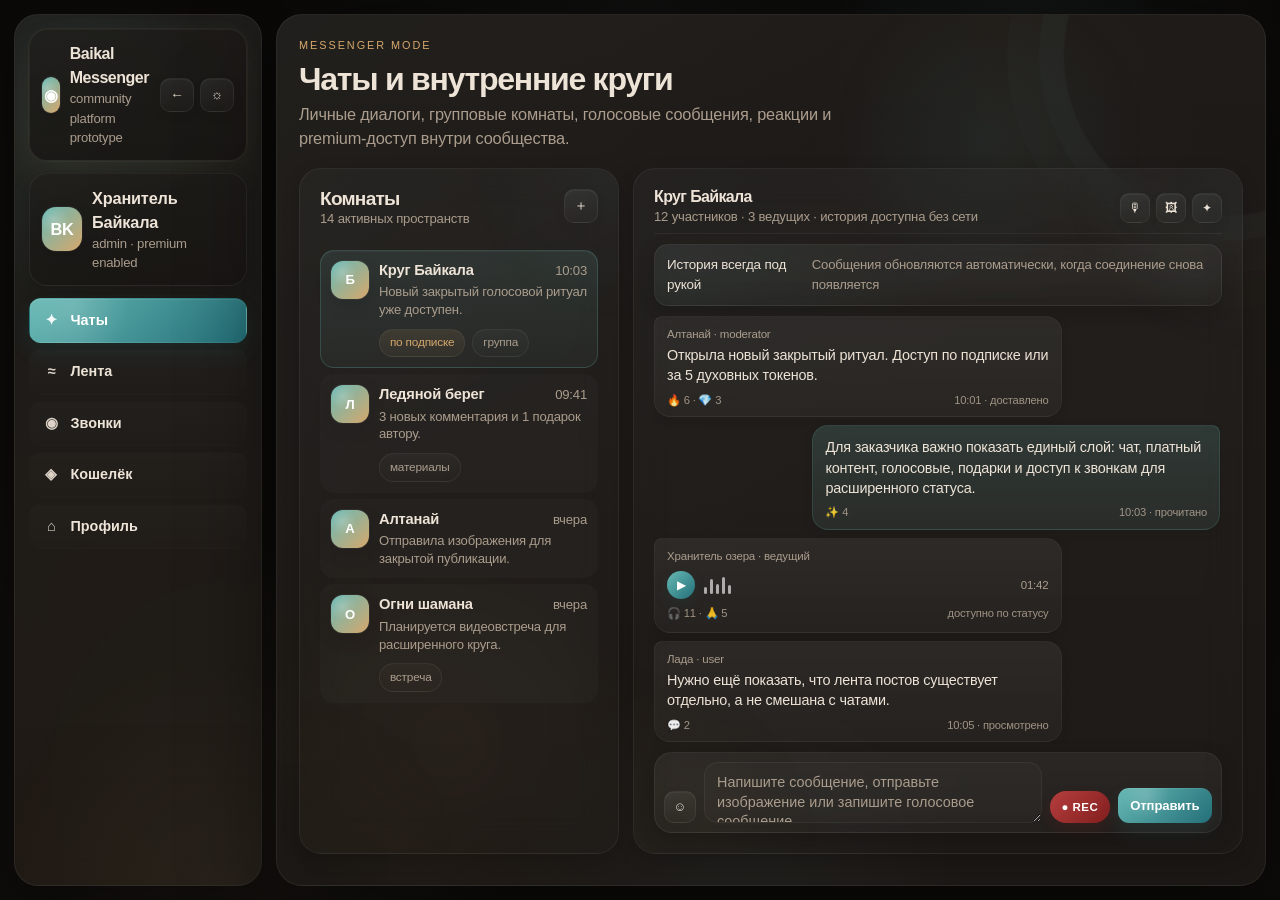
<file: index.html>
<!DOCTYPE html>
<html lang="ru" data-theme="dark">
<head>
  <meta charset="UTF-8" />
  <meta name="viewport" content="width=device-width, initial-scale=1.0, viewport-fit=cover" />
  <meta name="theme-color" content="#0f5f67" />
  <meta name="description" content="Baikal Messenger v2 — PWA community platform prototype." />

  <!-- RU: Manifest для PWA-режима и установки приложения. -->
  <!-- EN: Manifest for PWA mode and installable application behavior. -->
  <link rel="manifest" href="./manifest.webmanifest" />

  <!-- RU: Подключение шрифта проекта. -->
  <!-- EN: Project font connection. -->
  <link rel="preconnect" href="https://api.fontshare.com" />
  <link href="https://api.fontshare.com/v2/css?f[]=satoshi@400,500,700,900&display=swap" rel="stylesheet" />

  <!-- RU: Базовые и модульные стили интерфейса. -->
  <!-- EN: Base and modular interface styles. -->
  <link rel="stylesheet" href="./src/styles/style.css" />
  <link rel="stylesheet" href="./src/styles/layout.css" />
  <link rel="stylesheet" href="./src/styles/components.css" />
  <link rel="stylesheet" href="./src/styles/chat.css" />
  <link rel="stylesheet" href="./src/styles/feed.css" />
  <link rel="stylesheet" href="./src/styles/calls.css" />
  <link rel="stylesheet" href="./src/styles/wallet.css" />
  <link rel="stylesheet" href="./src/styles/profile.css" />
  <link rel="stylesheet" href="./src/styles/onboarding.css" />
  <link rel="stylesheet" href="./src/styles/premium.css" />
  <link rel="stylesheet" href="./src/styles/media.css" />
  <link rel="stylesheet" href="./src/styles/search.css" />
  <link rel="stylesheet" href="./src/styles/admin.css" />
  <link rel="stylesheet" href="./src/styles/tokens.css" />
  <link rel="stylesheet" href="./src/styles/responsive.css" />

  <title>Baikal Messenger v2</title>
</head>
<body>
  <!-- RU: Главная оболочка приложения. -->
  <!-- EN: Main application shell. -->
  <div class="app-shell">
    <aside class="sidebar glass card">
      <div class="brand-row card glass soft-glow">
        <div class="brand-block">
          <div class="brand-mark">◉</div>
          <div class="brand-copy">
            <div class="brand-title">Baikal Messenger</div>
            <div class="tiny muted">community platform prototype</div>
          </div>
        </div>

        <div class="brand-actions">
          <button class="icon-btn" id="sidebarToggle" aria-label="Свернуть панель / Collapse sidebar">←</button>
          <button class="icon-btn" id="themeToggle" aria-label="Сменить тему / Switch theme">☼</button>
        </div>
      </div>

      <div class="profile-card card glass">
        <div class="avatar">BK</div>
        <div class="profile-copy">
          <div><strong>Хранитель Байкала</strong></div>
          <div class="tiny muted">admin · premium enabled</div>
        </div>
      </div>

      <!-- RU: Главная навигация между режимами продукта. -->
      <!-- EN: Main navigation between product modes. -->
      <nav class="mode-nav">
  <button class="mode-link active" data-view="chats">
    <span class="mode-icon">✦</span>
    <span>Чаты</span>
  </button>

  <button class="mode-link" data-view="feed">
    <span class="mode-icon">≈</span>
    <span>Лента</span>
  </button>

  <button class="mode-link" data-view="calls">
    <span class="mode-icon">◉</span>
    <span>Звонки</span>
  </button>

  <button class="mode-link" data-view="wallet">
    <span class="mode-icon">◈</span>
    <span>Кошелёк</span>
  </button>

  <button class="mode-link" data-view="profile">
    <span class="mode-icon">⌂</span>
    <span>Профиль</span>
  </button>
</nav>
    </aside>

    <main class="workspace">
      <!-- RU: Экран чатов. -->
      <!-- EN: Chats screen. -->
      <section class="view view-active" id="view-chats">
        <div class="hero-head">
          <div>
            <div class="eyebrow">Messenger mode</div>
            <h1>Чаты и внутренние круги</h1>
            <p class="muted">Личные диалоги, групповые комнаты, голосовые сообщения, реакции и premium-доступ внутри сообщества.</p>
          </div>
        </div>

        <div class="chat-shell">
          <aside class="chat-list-panel card glass">
            <div class="panel-head">
              <div>
                <h3>Комнаты</h3>
                <div class="tiny muted">14 активных пространств</div>
              </div>
              <button class="icon-btn" aria-label="Создать комнату / Create room">＋</button>
            </div>

            <div class="room-list">
              <article class="room-item active">
                <div class="avatar small">Б</div>
                <div class="room-content">
                  <div class="room-top">
                    <strong>Круг Байкала</strong>
                    <span class="tiny muted">10:03</span>
                  </div>
                  <p class="muted">Новый закрытый голосовой ритуал уже доступен.</p>
                  <div class="tag-row">
                    <span class="tag premium">по подписке</span>
                    <span class="tag">группа</span>
                  </div>
                </div>
              </article>

              <article class="room-item">
                <div class="avatar small">Л</div>
                <div class="room-content">
                  <div class="room-top">
                    <strong>Ледяной берег</strong>
                    <span class="tiny muted">09:41</span>
                  </div>
                  <p class="muted">3 новых комментария и 1 подарок автору.</p>
                  <div class="tag-row">
                    <span class="tag">материалы</span>
                  </div>
                </div>
              </article>

              <article class="room-item">
                <div class="avatar small">А</div>
                <div class="room-content">
                  <div class="room-top">
                    <strong>Алтанай</strong>
                    <span class="tiny muted">вчера</span>
                  </div>
                  <p class="muted">Отправила изображения для закрытой публикации.</p>
                </div>
              </article>

              <article class="room-item">
                <div class="avatar small">О</div>
                <div class="room-content">
                  <div class="room-top">
                    <strong>Огни шамана</strong>
                    <span class="tiny muted">вчера</span>
                  </div>
                  <p class="muted">Планируется видеовстреча для расширенного круга.</p>
                  <div class="tag-row">
                    <span class="tag">встреча</span>
                  </div>
                </div>
              </article>
            </div>
          </aside>

          <section class="chat-main card glass">
            <div class="chat-main-top">
              <div>
                <h3>Круг Байкала</h3>
                <div class="tiny muted">12 участников · 3 ведущих · история доступна без сети</div>
              </div>
              <div class="chat-top-actions">
                <button class="icon-btn" aria-label="Голосовое / Voice">🎙</button>
                <button class="icon-btn" aria-label="Изображение / Image">🖼</button>
                <button class="icon-btn" aria-label="Избранное / Favorite">✦</button>
              </div>
            </div>

            <div class="chat-banner card glass">
              <span>История всегда под рукой</span>
              <span class="tiny muted">Сообщения обновляются автоматически, когда соединение снова появляется</span>
            </div>

            <div class="message-list">
              <article class="message-bubble">
                <div class="tiny muted">Алтанай · moderator</div>
                <p>Открыла новый закрытый ритуал. Доступ по подписке или за 5 духовных токенов.</p>
                <div class="message-meta">
                  <span>🔥 6 · 💎 3</span>
                  <span>10:01 · доставлено</span>
                </div>
              </article>

              <article class="message-bubble self">
                <p>Для заказчика важно показать единый слой: чат, платный контент, голосовые, подарки и доступ к звонкам для расширенного статуса.</p>
                <div class="message-meta">
                  <span>✨ 4</span>
                  <span>10:03 · прочитано</span>
                </div>
              </article>

              <article class="message-bubble voice-bubble">
                <div class="tiny muted">Хранитель озера · ведущий</div>
                <div class="voice-line">
                  <button class="play-btn" aria-label="Воспроизвести / Play">▶</button>
                  <div class="voice-wave">
                    <span></span>
                    <span></span>
                    <span></span>
                    <span></span>
                    <span></span>
                  </div>
                  <span class="tiny muted">01:42</span>
                </div>
                <div class="message-meta">
                  <span>🎧 11 · 🙏 5</span>
                  <span>доступно по статусу</span>
                </div>
              </article>

              <article class="message-bubble">
                <div class="tiny muted">Лада · user</div>
                <p>Нужно ещё показать, что лента постов существует отдельно, а не смешана с чатами.</p>
                <div class="message-meta">
                  <span>💬 2</span>
                  <span>10:05 · просмотрено</span>
                </div>
              </article>
            </div>

            <div class="composer card glass">
              <button class="icon-btn" aria-label="Emoji / Emoji">☺</button>
              <textarea placeholder="Напишите сообщение, отправьте изображение или запишите голосовое сообщение..."></textarea>
              <button class="recording" type="button">● REC</button>
              <button class="primary-btn compact" type="button">Отправить</button>
            </div>
          </section>
        </div>
      </section>

      <!-- RU: Экран ленты постов. -->
      <!-- EN: Feed screen. -->
      <section class="view" id="view-feed">
        <div class="hero-head">
          <div>
            <div class="eyebrow">Community feed</div>
            <h1>Лента сообщества</h1>
            <p class="muted">Публикации авторов, материалы круга, закрытые посты, комментарии и поддержка участников.</p>
          </div>
        </div>

        <div class="feed-shell">
          <aside class="feed-side card glass">
            <div class="panel-head">
              <div>
                <h3>Разделы</h3>
                <div class="tiny muted">Настройка ленты под сценарий просмотра</div>
              </div>
            </div>

            <div class="filter-stack">
              <button class="chip active">Все публикации</button>
              <button class="chip">По подписке</button>
              <button class="chip">Изображения</button>
              <button class="chip">Голосовые</button>
              <button class="chip">Материалы круга</button>
            </div>
          </aside>

          <div class="feed-stream">
            <article class="post-card card glass soft-glow">
              <div class="post-head">
                <strong>Алтанай</strong>
                <span class="post-badge">по подписке</span>
              </div>
              <h3>Ритуал у воды — закрытая публикация</h3>
              <p class="muted">Материал открыт участникам с активным статусом. Внутри — серия изображений, голосовое сопровождение и комментарии автора.</p>
              <div class="post-media"></div>
              <div class="post-actions">
                <span>❤️ 42</span>
                <span>💬 18</span>
                <span>🎁 7</span>
                <span>Закрыто</span>
              </div>
            </article>

            <article class="post-card card glass">
              <div class="post-head">
                <strong>Круг Байкала</strong>
                <span class="post-badge free">открыто</span>
              </div>
              <h3>Открытая лента для всех участников</h3>
              <p class="muted">Здесь участники читают публикации, обсуждают события круга и поддерживают авторов подарками и реакциями.</p>
              <div class="post-actions">
                <span>🔥 27</span>
                <span>💬 12</span>
                <span>🖼 4</span>
              </div>
            </article>

            <article class="post-card card glass locked-post">
              <div class="post-head">
                <strong>Хранитель озера</strong>
                <span class="post-badge">за токены</span>
              </div>
              <h3>Закрытый круг на выходные</h3>
              <p class="muted">Участие открывается по статусу участника или после отдельного доступа. Внутри — личная встреча и закрытое обсуждение.</p>
              <div class="post-actions">
                <span>🎥 Встреча круга</span>
                <span>🕒 Суббота, 20:00</span>
              </div>
            </article>

            <article class="post-card card glass">
              <div class="post-head">
                <strong>Лада</strong>
                <span class="post-badge free">автор</span>
              </div>
              <h3>Новые изображения для вечернего круга</h3>
              <p class="muted">Подборка визуальных материалов для следующей встречи. Комментарии открыты для всех участников сообщества.</p>
              <div class="post-media small-media"></div>
              <div class="post-actions">
                <span>🌿 15</span>
                <span>💬 9</span>
                <span>🎁 2</span>
              </div>
            </article>
          </div>
        </div>
      </section>

      <!-- RU: Экран звонков. -->
      <!-- EN: Calls screen. -->
      <section class="view" id="view-calls">
        <div class="hero-head">
          <div>
            <div class="eyebrow">Meetings</div>
            <h1>Личные и групповые звонки</h1>
            <p class="muted">Пространство для личных встреч, закрытых кругов и совместных бесед внутри сообщества.</p>
          </div>
        </div>

        <div class="calls-grid">
          <article class="call-panel card glass soft-glow">
            <div class="panel-head">
              <div>
                <h3>Подготовка ко входу</h3>
                <div class="tiny muted">Проверьте камеру, звук и формат участия</div>
              </div>
            </div>

            <div class="call-preview">
              <div class="call-stage">Ваше пространство встречи</div>
              <div class="call-options">
                <span class="chip active">Камера</span>
                <span class="chip active">Микрофон</span>
                <span class="chip">Фон</span>
              </div>
            </div>

            <div class="call-actions">
              <button class="primary-btn">Войти во встречу</button>
              <button class="secondary-btn">Запланировать</button>
            </div>
          </article>

          <article class="call-panel card glass">
            <div class="panel-head">
              <div>
                <h3>Форматы доступа</h3>
                <div class="tiny muted">Участие зависит от статуса и роли внутри платформы</div>
              </div>
            </div>

            <div class="access-list">
              <div class="access-row">
                <span>Личные встречи</span>
                <strong>доступно участникам с расширенным статусом</strong>
              </div>
              <div class="access-row">
                <span>Закрытые круги</span>
                <strong>по приглашению и внутреннему статусу</strong>
              </div>
              <div class="access-row">
                <span>Групповые беседы</span>
                <strong>для ведущих и приглашённых участников</strong>
              </div>
            </div>
          </article>

          <article class="call-panel card glass wide">
            <div class="panel-head">
              <div>
                <h3>Сценарии встреч</h3>
                <div class="tiny muted">Разные форматы общения внутри одного продукта</div>
              </div>
            </div>

            <div class="scene-grid">
              <div class="scene-card">
                <div class="scene-screen dark">Личная встреча</div>
                <div class="tiny muted">Приватный разговор между двумя участниками</div>
              </div>

              <div class="scene-card">
                <div class="scene-screen dark">Круг участников</div>
                <div class="tiny muted">Совместное обсуждение в закрытом пространстве</div>
              </div>

              <div class="scene-card">
                <div class="scene-screen locked">Доступ ограничен</div>
                <div class="tiny muted">Расширенный вход зависит от уровня доступа</div>
              </div>
            </div>
          </article>

          <article class="call-panel card glass wide">
            <div class="panel-head">
              <div>
                <h3>Предстоящие встречи</h3>
                <div class="tiny muted">Календарь закрытых и личных созвонов</div>
              </div>
            </div>

            <div class="meeting-list">
              <div class="meeting-item">
                <div>
                  <strong>Вечерний круг у воды</strong>
                  <div class="tiny muted">Сегодня · 20:00</div>
                </div>
                <span class="tag premium">по подписке</span>
              </div>

              <div class="meeting-item">
                <div>
                  <strong>Личная встреча с наставником</strong>
                  <div class="tiny muted">Завтра · 12:30</div>
                </div>
                <span class="tag">личная</span>
              </div>

              <div class="meeting-item">
                <div>
                  <strong>Закрытая беседа ведущих</strong>
                  <div class="tiny muted">Суббота · 18:00</div>
                </div>
                <span class="tag">закрыто</span>
              </div>
            </div>
          </article>
        </div>
      </section>

      <!-- RU: Экран кошелька. -->
      <!-- EN: Wallet screen. -->
      <section class="view" id="view-wallet">
        <div class="hero-head">
          <div>
            <div class="eyebrow">Wallet</div>
            <h1>Токены и возможности доступа</h1>
            <p class="muted">Баланс, подписка, подарки, поддержка авторов и история открытых материалов внутри платформы.</p>
          </div>
        </div>

        <div class="wallet-grid">
          <article class="wallet-panel card glass soft-glow">
            <div class="tiny muted">Ваш баланс</div>
            <div class="balance">1 280 духовных токенов</div>

            <div class="wallet-line">
              <span>Поддержка авторов</span>
              <strong>184</strong>
            </div>
            <div class="wallet-line">
              <span>Открытые материалы</span>
              <strong>92</strong>
            </div>

            <div class="wallet-actions">
              <button class="primary-btn">Пополнить баланс</button>
              <button class="secondary-btn">История операций</button>
            </div>
          </article>

          <article class="wallet-panel card glass">
            <div class="tiny muted">Статус участия</div>
            <div class="balance">Активен до 30 июня</div>

            <div class="wallet-line">
              <span>Публикации в ленте</span>
              <strong>доступно</strong>
            </div>
            <div class="wallet-line">
              <span>Закрытые встречи</span>
              <strong>доступно</strong>
            </div>
            <div class="wallet-line">
              <span>Личные встречи</span>
              <strong>доступно</strong>
            </div>

            <div class="wallet-actions">
              <button class="secondary-btn">Управление статусом</button>
            </div>
          </article>

          <article class="wallet-panel card glass wide-wallet">
            <div class="panel-head">
              <div>
                <h3>Внутренняя экономика платформы</h3>
                <div class="tiny muted">Как участники используют токены и дополнительные возможности</div>
              </div>
            </div>

            <div class="monet-grid">
              <div class="monet-card">Подписка</div>
              <div class="monet-card">Подарки</div>
              <div class="monet-card">Поддержка авторов</div>
              <div class="monet-card">Открытие материалов</div>
              <div class="monet-card">Закрытые встречи</div>
              <div class="monet-card">Особые публикации</div>
            </div>
          </article>

          <article class="wallet-panel card glass wide-wallet">
            <div class="panel-head">
              <div>
                <h3>Последняя активность</h3>
                <div class="tiny muted">Недавние действия по балансу и доступу</div>
              </div>
            </div>

            <div class="wallet-history">
              <div class="history-item">
                <div>
                  <strong>Открыт закрытый материал</strong>
                  <div class="tiny muted">Сегодня · 09:20</div>
                </div>
                <span class="history-value minus">−5</span>
              </div>

              <div class="history-item">
                <div>
                  <strong>Подарок автору</strong>
                  <div class="tiny muted">Вчера · 21:14</div>
                </div>
                <span class="history-value minus">−12</span>
              </div>

              <div class="history-item">
                <div>
                  <strong>Пополнение баланса</strong>
                  <div class="tiny muted">Вчера · 14:02</div>
                </div>
                <span class="history-value plus">+150</span>
              </div>
            </div>
          </article>
        </div>
      </section>

      <!-- RU: Экран профиля. -->
      <!-- EN: Profile screen. -->
      <section class="view" id="view-profile">
        <div class="hero-head">
          <div>
            <div class="eyebrow">Profile</div>
            <h1>Профиль и статус участника</h1>
            <p class="muted">Роль в системе, уровень доступа, персональный образ и основные настройки внутри платформы.</p>
          </div>
        </div>

        <div class="profile-layout">
          <article class="profile-panel card glass soft-glow">
            <div class="profile-main">
              <div class="avatar big">BK</div>
              <div>
                <h3>Хранитель Байкала</h3>
                <p class="muted">Куратор сообщества, ведущий закрытых встреч и автор материалов для внутреннего круга.</p>
                <div class="tag-row">
                  <span class="tag premium">расширенный статус</span>
                  <span class="tag">администратор</span>
                  <span class="tag">ведущий</span>
                </div>
              </div>
            </div>
          </article>

          <article class="profile-detail card glass">
            <div class="panel-head">
              <div>
                <h3>Возможности участия</h3>
                <div class="tiny muted">Что доступно этому профилю внутри платформы</div>
              </div>
            </div>

            <div class="access-list">
              <div class="access-row">
                <span>Публикации в ленте</span>
                <strong>доступно</strong>
              </div>
              <div class="access-row">
                <span>Закрытые встречи</span>
                <strong>доступно</strong>
              </div>
              <div class="access-row">
                <span>Управление кругами</span>
                <strong>доступно</strong>
              </div>
              <div class="access-row">
                <span>Поддержка авторов</span>
                <strong>активно</strong>
              </div>
            </div>
          </article>

          <article class="profile-detail card glass wide-profile">
            <div class="panel-head">
              <div>
                <h3>Образ участника</h3>
                <div class="tiny muted">Публичное описание и визуальная идентичность профиля</div>
              </div>
            </div>

            <div class="profile-identity">
              <div class="identity-card">
                <span class="tiny muted">Стиль профиля</span>
                <strong>Тёплый, закрытый, созерцательный</strong>
              </div>
              <div class="identity-card">
                <span class="tiny muted">Основная роль</span>
                <strong>Ведущий закрытых кругов</strong>
              </div>
              <div class="identity-card">
                <span class="tiny muted">Материалы</span>
                <strong>Публикации, встречи, голосовые практики</strong>
              </div>
            </div>
          </article>

          <article class="profile-detail card glass wide-profile">
            <div class="panel-head">
              <div>
                <h3>Настройки профиля</h3>
                <div class="tiny muted">Базовые направления персонального управления</div>
              </div>
            </div>

            <div class="settings-grid">
              <div class="setting-card">Внешний вид профиля</div>
              <div class="setting-card">Приватность</div>
              <div class="setting-card">Уведомления</div>
              <div class="setting-card">Статус участия</div>
            </div>
          </article>
        </div>
      </section>
    </main>
  </div>

  <!-- RU: Подключение модульных скриптов приложения. -->
  <!-- EN: Connecting modular application scripts. -->
  <script src="./src/scripts/router.js"></script>
  <script src="./src/scripts/app.js"></script>
  <script src="./src/scripts/chat.js"></script>
  <script src="./src/scripts/feed.js"></script>
  <script src="./src/scripts/calls.js"></script>
  <script src="./src/scripts/wallet.js"></script>
  <script src="./src/scripts/profile.js"></script>
  <script src="./src/scripts/onboarding.js"></script>
  <script src="./src/scripts/premium.js"></script>
  <script src="./src/scripts/search.js"></script>
  <script src="./src/scripts/data-store.js"></script>
  <script src="./src/scripts/ui-state.js"></script>
</body>
</html>
</file>
<file: src/styles/style.css>
/* RU: Глобальная дизайн-система проекта: атмосферный Baikal-pass для цвета, глубины и controls. */
/* EN: Global design system: atmospheric Baikal pass for color, depth, and controls. */

:root,
[data-theme="light"] {
  --text-xs: clamp(0.72rem, 0.7rem + 0.15vw, 0.82rem);
  --text-sm: clamp(0.84rem, 0.82rem + 0.14vw, 0.94rem);
  --text-base: clamp(0.96rem, 0.94rem + 0.14vw, 1.02rem);
  --text-lg: clamp(1.06rem, 1.02rem + 0.26vw, 1.22rem);
  --text-xl: clamp(1.75rem, 1.35rem + 0.82vw, 2.35rem);

  --color-bg: #f3eee7;
  --color-bg-deep: #e8ded0;
  --color-surface: #f8f4ed;
  --color-surface-2: #f1e8dd;
  --color-panel: rgba(255, 252, 247, 0.77);
  --color-panel-strong: rgba(255, 250, 244, 0.90);
  --color-border: rgba(84, 67, 48, 0.10);
  --color-text: #27211c;
  --color-muted: #7c7166;

  --color-primary: #0c5b63;
  --color-primary-2: #3d868d;
  --color-glacier: #8fd6d2;
  --color-accent: #cb9d60;
  --color-accent-soft: rgba(203, 157, 96, 0.12);

  --shadow-sm: 0 6px 18px rgba(60, 42, 27, 0.05);
  --shadow-md: 0 14px 38px rgba(35, 25, 17, 0.11);
  --shadow-lg: 0 24px 74px rgba(22, 15, 10, 0.15);

  --radius-md: 0.82rem;
  --radius-lg: 1rem;
  --radius-xl: 1.35rem;
  --radius-pill: 999px;

  --font-body: 'Satoshi', sans-serif;
  --transition: 220ms cubic-bezier(.16, 1, .3, 1);
}

[data-theme="dark"] {
  --color-bg: #0b0a09;
  --color-bg-deep: #14110f;
  --color-surface: #14110f;
  --color-surface-2: #1a1613;
  --color-panel: rgba(21, 18, 16, 0.80);
  --color-panel-strong: rgba(26, 22, 19, 0.93);
  --color-border: rgba(226, 220, 210, 0.07);
  --color-text: #eee3d7;
  --color-muted: #ab9d8d;

  --color-primary: #67b9b5;
  --color-primary-2: #236f78;
  --color-glacier: #9ce4dd;
  --color-accent: #d6a76c;
  --color-accent-soft: rgba(214, 167, 108, 0.10);

  --shadow-sm: 0 6px 18px rgba(0, 0, 0, 0.18);
  --shadow-md: 0 14px 44px rgba(0, 0, 0, 0.32);
  --shadow-lg: 0 28px 96px rgba(0, 0, 0, 0.48);
}

* {
  box-sizing: border-box;
  margin: 0;
  padding: 0;
}

html,
body {
  height: 100%;
}

html {
  scroll-behavior: smooth;
}

body {
  font-family: var(--font-body);
  background:
    linear-gradient(rgba(10, 9, 8, 0.58), rgba(10, 9, 8, 0.70)),
    url("https://pplx-res.cloudinary.com/image/upload/pplx_search_images/836b73cc78c08edfae71ebc9853359c27c4d1128.jpg") center center / cover fixed no-repeat,
    radial-gradient(circle at 82% 10%, rgba(103, 185, 181, 0.10), transparent 18%),
    radial-gradient(circle at 14% 82%, rgba(214, 167, 108, 0.06), transparent 24%),
    radial-gradient(circle at 50% 0%, rgba(156, 228, 221, 0.06), transparent 28%),
    linear-gradient(180deg, var(--color-bg), var(--color-bg-deep));
  color: var(--color-text);
  font-size: var(--text-base);
  line-height: 1.48;
  letter-spacing: -0.012em;
}

body::before {
  content: "";
  position: fixed;
  inset: 0;
  pointer-events: none;
  background:
    radial-gradient(circle at 78% 14%, rgba(103,185,181,.08), transparent 16%),
    radial-gradient(circle at 22% 88%, rgba(214,167,108,.05), transparent 20%);
  mix-blend-mode: screen;
  opacity: .8;
}

button,
input,
textarea {
  font: inherit;
  color: inherit;
  -webkit-appearance: none;
  appearance: none;
}

button {
  border: none;
  background: none;
  cursor: pointer;
}

textarea {
  resize: vertical;
}

.card {
  border: 1px solid var(--color-border);
  box-shadow: var(--shadow-sm);
}

.glass {
  background:
    linear-gradient(180deg, rgba(255,255,255,.025), rgba(255,255,255,.008)),
    linear-gradient(135deg, rgba(103,185,181,.02), transparent 30%);
  backdrop-filter: blur(18px);
  -webkit-backdrop-filter: blur(18px);
}

.muted {
  color: var(--color-muted);
}

.tiny {
  font-size: var(--text-xs);
}

h1,
h2,
h3 {
  line-height: 1.02;
  letter-spacing: -0.04em;
}

h1 {
  font-weight: 900;
}

h3 {
  font-weight: 700;
}

p {
  max-width: 60ch;
}

.brand-title {
  font-size: 1rem;
  font-weight: 900;
  letter-spacing: -0.03em;
}

.brand-mark {
  width: 36px;
  height: 36px;
  border-radius: 12px;
  display: grid;
  place-items: center;
  background:
    radial-gradient(circle at 30% 30%, rgba(255,255,255,.22), transparent 35%),
    linear-gradient(135deg, var(--color-primary), var(--color-accent));
  color: #fff;
  font-weight: 900;
  box-shadow:
    0 0 0 1px rgba(255,255,255,.06),
    0 8px 20px rgba(0, 0, 0, 0.14);
}

.avatar {
  width: 44px;
  height: 44px;
  border-radius: 14px;
  display: grid;
  place-items: center;
  background:
    radial-gradient(circle at 30% 30%, rgba(255,255,255,.20), transparent 36%),
    linear-gradient(135deg, var(--color-primary), var(--color-accent));
  color: #fff;
  font-weight: 900;
  box-shadow:
    0 0 0 1px rgba(255,255,255,.05),
    0 6px 18px rgba(0, 0, 0, 0.14);
}

.icon-btn {
  width: 34px;
  height: 34px;
  border-radius: 10px;
  display: grid;
  place-items: center;
  background:
    linear-gradient(180deg, rgba(255,255,255,.05), rgba(255,255,255,.018)),
    linear-gradient(135deg, rgba(103,185,181,.03), transparent 55%);
  border: 1px solid var(--color-border);
  box-shadow:
    inset 0 1px 0 rgba(255,255,255,.04),
    0 4px 12px rgba(0,0,0,.05);
  transition:
    transform var(--transition),
    background var(--transition),
    border-color var(--transition),
    box-shadow var(--transition);
  font-size: 0.85rem;
}

.icon-btn:hover {
  transform: translateY(-1px);
  background:
    linear-gradient(180deg, rgba(255,255,255,.07), rgba(255,255,255,.025)),
    linear-gradient(135deg, rgba(103,185,181,.05), transparent 55%);
  box-shadow:
    inset 0 1px 0 rgba(255,255,255,.05),
    0 8px 16px rgba(0,0,0,.08);
}

.primary-btn,
.secondary-btn {
  min-height: 36px;
  padding: 0.68rem 0.92rem;
  border-radius: 10px;
  transition:
    transform var(--transition),
    box-shadow var(--transition),
    background var(--transition),
    border-color var(--transition);
  font-weight: 700;
  letter-spacing: -0.01em;
  font-size: var(--text-sm);
}

.primary-btn {
  background:
    radial-gradient(circle at 30% 20%, rgba(255,255,255,.16), transparent 34%),
    linear-gradient(135deg, var(--color-primary), var(--color-primary-2));
  color: #fff;
  box-shadow:
    inset 0 1px 0 rgba(255,255,255,.08),
    0 10px 18px rgba(38, 108, 111, 0.18);
}

.primary-btn:hover {
  transform: translateY(-1px);
}

.secondary-btn {
  border: 1px solid var(--color-border);
  background:
    linear-gradient(180deg, rgba(255,255,255,.04), rgba(255,255,255,.015)),
    linear-gradient(135deg, rgba(214,167,108,.02), transparent 50%);
}

.secondary-btn:hover {
  transform: translateY(-1px);
  background:
    linear-gradient(180deg, rgba(255,255,255,.06), rgba(255,255,255,.02)),
    linear-gradient(135deg, rgba(214,167,108,.03), transparent 50%);
}

.primary-btn.compact,
.secondary-btn.compact {
  min-height: 34px;
  padding: 0.58rem 0.82rem;
}
</file>
<file: src/styles/layout.css>
/* RU: Пространственная система проекта: compact layout + Baikal atmosphere. */
/* EN: Spatial system of the project: compact layout + Baikal atmosphere. */

.app-shell {
  display: grid;
  grid-template-columns: 248px 1fr;
  gap: 14px;
  padding: 14px;
  min-height: 100dvh;
  transition: grid-template-columns var(--transition);
}

.app-shell.sidebar-collapsed {
  grid-template-columns: 84px 1fr;
}

.sidebar {
  position: relative;
  border-radius: 24px;
  padding: 14px;
  display: flex;
  flex-direction: column;
  gap: 12px;
  background:
    linear-gradient(180deg, rgba(255,255,255,.022), rgba(255,255,255,.008)),
    linear-gradient(180deg, rgba(103,185,181,.025), rgba(214,167,108,.02)),
    var(--color-panel-strong);
  border: 1px solid var(--color-border);
  box-shadow: var(--shadow-md);
  overflow: hidden;
}

.sidebar::before {
  content: "";
  position: absolute;
  inset: 0;
  pointer-events: none;
  background:
    radial-gradient(circle at 18% 12%, rgba(156,228,221,.08), transparent 24%),
    radial-gradient(circle at 82% 100%, rgba(214,167,108,.06), transparent 28%);
  opacity: .9;
}

.workspace {
  position: relative;
  overflow: hidden;
  border-radius: 26px;
  border: 1px solid var(--color-border);
  box-shadow: var(--shadow-lg);
  background:
    linear-gradient(180deg, rgba(255,255,255,.03), rgba(255,255,255,.012)),
    linear-gradient(135deg, rgba(103,185,181,.028), transparent 38%),
    var(--color-panel-strong);
  padding: 22px;
  display: flex;
  flex-direction: column;
  gap: 20px;
}

.workspace::before {
  content: "";
  position: absolute;
  inset: 0;
  pointer-events: none;
  background:
    radial-gradient(circle at 72% 14%, rgba(103,185,181,.08), transparent 16%),
    radial-gradient(circle at 18% 84%, rgba(214,167,108,.05), transparent 20%),
    radial-gradient(circle at 48% 102%, rgba(156,228,221,.04), transparent 24%);
  opacity: .95;
}

.workspace::after {
  content: "";
  position: absolute;
  right: -120px;
  top: -120px;
  width: 320px;
  height: 320px;
  border-radius: 50%;
  pointer-events: none;
  border: 1px solid rgba(156,228,221,.06);
  box-shadow:
    0 0 0 24px rgba(156,228,221,.025),
    0 0 0 56px rgba(156,228,221,.015),
    0 0 0 92px rgba(214,167,108,.012);
  opacity: .75;
}

.brand-row,
.profile-card {
  position: relative;
  z-index: 1;
  border-radius: 18px;
  padding: 12px;
  background:
    linear-gradient(180deg, rgba(255,255,255,.026), rgba(255,255,255,.01)),
    linear-gradient(135deg, rgba(103,185,181,.018), transparent 55%),
    var(--color-panel);
}

.brand-row {
  display: flex;
  justify-content: space-between;
  align-items: center;
  gap: 8px;
}

.brand-block {
  display: flex;
  gap: 10px;
  align-items: center;
  min-width: 0;
}

.brand-copy,
.profile-copy {
  min-width: 0;
}

.brand-actions {
  display: flex;
  gap: 6px;
}

.profile-card {
  display: flex;
  gap: 10px;
  align-items: center;
}

.mode-nav {
  position: relative;
  z-index: 1;
  display: flex;
  flex-direction: column;
  gap: 6px;
}

.mode-link {
  min-height: 40px;
  padding: 0.68rem 0.78rem;
  border-radius: 12px;
  text-align: left;
  font-weight: 600;
  font-size: 0.9rem;
  background:
    linear-gradient(180deg, rgba(255,255,255,.018), rgba(255,255,255,.006)),
    transparent;
  border: 1px solid transparent;
  color: var(--color-text);
  transition:
    background var(--transition),
    transform var(--transition),
    border-color var(--transition),
    box-shadow var(--transition),
    color var(--transition);
  display: flex;
  align-items: center;
  gap: 10px;
}

.mode-icon {
  width: 18px;
  display: inline-flex;
  align-items: center;
  justify-content: center;
  flex-shrink: 0;
  font-size: 0.92rem;
  opacity: 0.92;
}

.mode-link:hover {
  transform: translateX(2px);
  background:
    linear-gradient(180deg, rgba(255,255,255,.04), rgba(255,255,255,.014)),
    linear-gradient(135deg, rgba(103,185,181,.02), transparent 55%);
  border-color: var(--color-border);
}

.mode-link.active {
  background:
    radial-gradient(circle at 20% 20%, rgba(255,255,255,.14), transparent 32%),
    linear-gradient(135deg, var(--color-primary), var(--color-primary-2));
  color: #fff;
  border-color: transparent;
  box-shadow:
    inset 0 1px 0 rgba(255,255,255,.08),
    0 10px 18px rgba(35, 96, 98, 0.18);
}

.hero-head {
  position: relative;
  z-index: 1;
  display: flex;
  justify-content: space-between;
  gap: 18px;
  align-items: end;
  margin-bottom: 0;
}

.hero-head h1 {
  font-size: var(--text-xl);
  margin-bottom: 6px;
}

.eyebrow {
  font-size: 0.68rem;
  text-transform: uppercase;
  letter-spacing: 0.18em;
  color: var(--color-accent);
  margin-bottom: 10px;
}

.view {
  position: relative;
  z-index: 1;
  display: none;
  gap: 18px;
}

.view.view-active {
  display: grid;
}

.panel-head {
  display: flex;
  justify-content: space-between;
  align-items: start;
  gap: 10px;
  margin-bottom: 12px;
}

.app-shell.sidebar-collapsed .brand-copy,
.app-shell.sidebar-collapsed .profile-copy,
.app-shell.sidebar-collapsed .mode-link span:not(.mode-icon) {
  display: none;
}

.app-shell.sidebar-collapsed .brand-row,
.app-shell.sidebar-collapsed .profile-card {
  justify-content: center;
}

.app-shell.sidebar-collapsed .brand-block,
.app-shell.sidebar-collapsed .profile-card {
  width: 100%;
  justify-content: center;
}

.app-shell.sidebar-collapsed .brand-actions {
  flex-direction: column;
}

.app-shell.sidebar-collapsed .mode-link {
  display: grid;
  place-items: center;
  padding: 0;
}

.app-shell.sidebar-collapsed .mode-icon {
  width: auto;
  font-size: 1rem;
}

@media (max-width: 980px) {
  .app-shell,
  .app-shell.sidebar-collapsed {
    grid-template-columns: 1fr;
  }

  .sidebar {
    overflow: visible;
  }

  .app-shell.sidebar-collapsed .brand-copy,
  .app-shell.sidebar-collapsed .profile-copy,
  .app-shell.sidebar-collapsed .mode-link span:not(.mode-icon) {
    display: initial;
  }

  .app-shell.sidebar-collapsed .brand-actions {
    flex-direction: row;
  }

  .app-shell.sidebar-collapsed .mode-link {
    display: flex;
    padding: 0.68rem 0.78rem;
  }

  .app-shell.sidebar-collapsed .mode-icon {
    width: 18px;
    font-size: 0.92rem;
  }
}

@media (max-width: 820px) {
  .hero-head {
    flex-direction: column;
    align-items: flex-start;
  }
}
</file>
<file: src/styles/components.css>
/* RU: Общие компоненты проекта: тёплые акценты, ледяное свечение и ритуальная глубина. */
/* EN: Shared project components: warm accents, icy glow, and ritual depth. */

.feature-card,
.post-card,
.wallet-panel,
.profile-panel,
.profile-detail,
.call-panel,
.chat-list-panel,
.chat-main {
  position: relative;
  overflow: hidden;
  border-radius: 22px;
  padding: 20px;
  background:
    linear-gradient(180deg, rgba(255,255,255,.022), rgba(255,255,255,.01)),
    linear-gradient(135deg, rgba(103,185,181,.015), transparent 42%);
}

.feature-card::before,
.post-card::before,
.wallet-panel::before,
.profile-panel::before,
.profile-detail::before,
.call-panel::before,
.chat-list-panel::before,
.chat-main::before {
  content: "";
  position: absolute;
  inset: 0;
  pointer-events: none;
  background:
    radial-gradient(circle at top right, rgba(156,228,221,.05), transparent 22%),
    radial-gradient(circle at bottom left, rgba(214,167,108,.035), transparent 24%);
  opacity: .8;
}

.soft-glow {
  box-shadow:
    0 0 0 1px rgba(209,165,109,.05),
    0 16px 42px rgba(209,165,109,.06),
    0 0 36px rgba(103,185,181,.04);
}

.tag-row {
  display: flex;
  gap: 7px;
  flex-wrap: wrap;
  margin-top: 10px;
}

.tag {
  padding: 0.28rem 0.62rem;
  border-radius: var(--radius-pill);
  background:
    linear-gradient(180deg, rgba(255,255,255,.03), rgba(255,255,255,.01)),
    transparent;
  font-size: 0.74rem;
  border: 1px solid var(--color-border);
  color: var(--color-muted);
}

.tag.premium {
  background:
    linear-gradient(180deg, rgba(214,167,108,.12), rgba(214,167,108,.05)),
    transparent;
  color: var(--color-accent);
}

.access-list {
  display: grid;
  gap: 4px;
}

.access-row {
  display: flex;
  justify-content: space-between;
  gap: 12px;
  padding: 12px 0;
  border-bottom: 1px solid var(--color-border);
}

.access-row:last-child {
  border-bottom: none;
}
</file>
<file: src/styles/chat.css>
/* RU: Чатовый интерфейс: более компактный и ближе к Telegram-плотности. */
/* EN: Chat interface: more compact and closer to Telegram-like density. */

.chat-shell {
  display: grid;
  grid-template-columns: 320px minmax(0, 1fr);
  gap: 14px;
  align-items: stretch;
}

.chat-list-panel,
.chat-main {
  min-height: 680px;
}

.chat-list-panel {
  display: flex;
  flex-direction: column;
  gap: 10px;
}

.room-list {
  display: flex;
  flex-direction: column;
  gap: 6px;
}

.room-item {
  display: grid;
  grid-template-columns: 38px minmax(0, 1fr);
  gap: 10px;
  align-items: start;
  padding: 10px 10px;
  border-radius: 14px;
  border: 1px solid transparent;
  background: rgba(255, 255, 255, 0.02);
  transition:
    background var(--transition),
    border-color var(--transition),
    transform var(--transition),
    box-shadow var(--transition);
}

.room-item:hover {
  transform: translateY(-1px);
  border-color: var(--color-border);
  background:
    linear-gradient(180deg, rgba(255,255,255,.032), rgba(255,255,255,.014)),
    rgba(255,255,255,.02);
}

.room-item.active {
  border-color: rgba(103,185,181,.22);
  background:
    linear-gradient(180deg, rgba(103,185,181,.10), rgba(103,185,181,.04)),
    rgba(255,255,255,.02);
  box-shadow: inset 0 1px 0 rgba(255,255,255,.04);
}

.room-item .avatar.small {
  width: 38px;
  height: 38px;
  border-radius: 12px;
  font-size: 0.82rem;
}

.room-content {
  min-width: 0;
}

.room-top {
  display: flex;
  justify-content: space-between;
  gap: 10px;
  align-items: baseline;
  margin-bottom: 3px;
}

.room-top strong {
  font-size: 0.92rem;
  line-height: 1.2;
}

.room-content p {
  font-size: 0.82rem;
  line-height: 1.35;
  max-width: none;
  margin: 0;
}

.chat-main {
  display: grid;
  grid-template-rows: auto auto 1fr auto;
  gap: 10px;
  min-width: 0;
}

.chat-main-top {
  display: flex;
  justify-content: space-between;
  align-items: center;
  gap: 12px;
  padding-bottom: 6px;
  border-bottom: 1px solid rgba(255,255,255,.05);
}

.chat-main-top h3 {
  font-size: 1rem;
  margin-bottom: 2px;
}

.chat-top-actions {
  display: flex;
  gap: 6px;
}

.chat-top-actions .icon-btn {
  width: 30px;
  height: 30px;
  border-radius: 9px;
  font-size: 0.78rem;
}

.chat-banner {
  display: flex;
  justify-content: space-between;
  align-items: center;
  gap: 10px;
  padding: 10px 12px;
  border-radius: 14px;
  font-size: 0.84rem;
  background:
    linear-gradient(180deg, rgba(255,255,255,.03), rgba(255,255,255,.015)),
    linear-gradient(135deg, rgba(103,185,181,.05), transparent 55%);
}

.message-list {
  display: flex;
  flex-direction: column;
  gap: 8px;
  padding-right: 2px;
  overflow: auto;
}

.message-bubble {
  max-width: min(72%, 560px);
  padding: 9px 12px 8px;
  border-radius: 16px;
  border-top-left-radius: 8px;
  background:
    linear-gradient(180deg, rgba(255,255,255,.042), rgba(255,255,255,.016)),
    rgba(255,255,255,.02);
  border: 1px solid rgba(255,255,255,.04);
  box-shadow: 0 4px 12px rgba(0,0,0,.06);
}

.message-bubble.self {
  margin-left: auto;
  border-top-left-radius: 16px;
  border-top-right-radius: 8px;
  background:
    linear-gradient(180deg, rgba(103,185,181,.16), rgba(103,185,181,.08)),
    rgba(255,255,255,.02);
  border-color: rgba(103,185,181,.16);
}

.message-bubble p {
  font-size: 0.9rem;
  line-height: 1.42;
  margin: 2px 0 0;
  max-width: none;
}

.message-bubble .tiny {
  font-size: 0.72rem;
}

.message-meta {
  display: flex;
  justify-content: space-between;
  gap: 12px;
  margin-top: 6px;
  font-size: 0.7rem;
  color: var(--color-muted);
  opacity: 0.92;
}

.voice-bubble {
  padding-bottom: 10px;
}

.voice-line {
  display: flex;
  align-items: center;
  gap: 9px;
  margin-top: 6px;
}

.play-btn {
  width: 28px;
  height: 28px;
  border-radius: 999px;
  display: grid;
  place-items: center;
  background: linear-gradient(135deg, var(--color-primary), var(--color-primary-2));
  color: #fff;
  font-size: 0.72rem;
  box-shadow: 0 6px 14px rgba(35, 96, 98, 0.18);
}

.voice-wave {
  flex: 1;
  min-width: 0;
  display: flex;
  align-items: end;
  gap: 3px;
  height: 18px;
}

.voice-wave span {
  width: 3px;
  border-radius: 999px;
  background: rgba(255,255,255,.62);
}

.voice-wave span:nth-child(1) { height: 7px; }
.voice-wave span:nth-child(2) { height: 15px; }
.voice-wave span:nth-child(3) { height: 10px; }
.voice-wave span:nth-child(4) { height: 17px; }
.voice-wave span:nth-child(5) { height: 9px; }

.composer {
  display: grid;
  grid-template-columns: 32px minmax(0, 1fr) auto auto;
  gap: 8px;
  align-items: end;
  padding: 9px;
  border-radius: 18px;
  background:
    linear-gradient(180deg, rgba(255,255,255,.038), rgba(255,255,255,.014)),
    rgba(255,255,255,.015);
}

.composer .icon-btn {
  width: 32px;
  height: 32px;
  border-radius: 10px;
  font-size: 0.78rem;
}

.composer textarea {
  min-height: 40px;
  max-height: 110px;
  padding: 10px 12px;
  border-radius: 14px;
  border: 1px solid rgba(255,255,255,.05);
  background: rgba(255,255,255,.02);
  outline: none;
  line-height: 1.35;
  font-size: 0.9rem;
}

.composer textarea::placeholder {
  color: var(--color-muted);
}

.recording {
  min-width: 60px;
  height: 32px;
  padding: 0 10px;
  border-radius: 999px;
  font-size: 0.72rem;
  font-weight: 700;
  letter-spacing: 0.04em;
  color: #fff;
  background: linear-gradient(135deg, rgba(190,64,64,.95), rgba(136,30,30,.95));
  box-shadow: 0 6px 14px rgba(120, 20, 20, 0.18);
}

.composer .primary-btn.compact {
  min-height: 32px;
  padding: 0.5rem 0.78rem;
  border-radius: 11px;
  font-size: 0.82rem;
}

@media (max-width: 1080px) {
  .chat-shell {
    grid-template-columns: 280px minmax(0, 1fr);
  }
}

@media (max-width: 900px) {
  .chat-shell {
    grid-template-columns: 1fr;
  }

  .chat-list-panel,
  .chat-main {
    min-height: auto;
  }

  .message-bubble {
    max-width: 88%;
  }
}

@media (max-width: 640px) {
  .chat-main-top,
  .chat-banner {
    align-items: flex-start;
    flex-direction: column;
  }

  .composer {
    grid-template-columns: 32px 1fr;
  }

  .recording,
  .composer .primary-btn.compact {
    grid-column: span 1;
  }
}
</file>
<file: src/styles/feed.css>
/* RU: Лента сообщества — compact pass, ближе к мессенджерной плотности. */
/* EN: Community feed — compact pass, closer to messenger-like density. */

.feed-shell {
  display: grid;
  grid-template-columns: 260px minmax(0, 1fr);
  gap: 14px;
  align-items: start;
}

.feed-side {
  display: flex;
  flex-direction: column;
  gap: 10px;
  padding: 16px;
  border-radius: 18px;
}

.filter-stack {
  display: flex;
  flex-direction: column;
  gap: 6px;
}

.chip {
  min-height: 34px;
  padding: 0.48rem 0.72rem;
  border-radius: 12px;
  text-align: left;
  font-size: 0.82rem;
  font-weight: 600;
  color: var(--color-text);
  border: 1px solid transparent;
  background:
    linear-gradient(180deg, rgba(255,255,255,.025), rgba(255,255,255,.008)),
    rgba(255,255,255,.012);
  transition:
    background var(--transition),
    border-color var(--transition),
    transform var(--transition),
    box-shadow var(--transition);
}

.chip:hover {
  transform: translateY(-1px);
  border-color: var(--color-border);
  background:
    linear-gradient(180deg, rgba(255,255,255,.04), rgba(255,255,255,.012)),
    rgba(255,255,255,.018);
}

.chip.active {
  color: #fff;
  border-color: transparent;
  background:
    radial-gradient(circle at 22% 20%, rgba(255,255,255,.14), transparent 34%),
    linear-gradient(135deg, var(--color-primary), var(--color-primary-2));
  box-shadow:
    inset 0 1px 0 rgba(255,255,255,.08),
    0 8px 16px rgba(35, 96, 98, 0.16);
}

.feed-stream {
  display: flex;
  flex-direction: column;
  gap: 10px;
}

.post-card {
  padding: 16px 16px 14px;
  border-radius: 18px;
}

.post-head {
  display: flex;
  justify-content: space-between;
  align-items: center;
  gap: 10px;
  margin-bottom: 8px;
}

.post-head strong {
  font-size: 0.92rem;
  line-height: 1.2;
}

.post-card h3 {
  font-size: 1rem;
  line-height: 1.2;
  margin-bottom: 6px;
}

.post-card p {
  font-size: 0.88rem;
  line-height: 1.42;
  margin: 0 0 10px;
  max-width: none;
}

.post-badge {
  display: inline-flex;
  align-items: center;
  min-height: 24px;
  padding: 0.22rem 0.56rem;
  border-radius: 999px;
  font-size: 0.7rem;
  font-weight: 700;
  color: var(--color-accent);
  border: 1px solid rgba(214,167,108,.18);
  background:
    linear-gradient(180deg, rgba(214,167,108,.12), rgba(214,167,108,.04)),
    transparent;
  white-space: nowrap;
}

.post-badge.free {
  color: var(--color-primary);
  border-color: rgba(103,185,181,.18);
  background:
    linear-gradient(180deg, rgba(103,185,181,.12), rgba(103,185,181,.04)),
    transparent;
}

.post-media {
  width: 100%;
  height: 180px;
  border-radius: 14px;
  margin-bottom: 10px;
  border: 1px solid rgba(255,255,255,.04);
  background:
    linear-gradient(135deg, rgba(103,185,181,.16), rgba(214,167,108,.08)),
    radial-gradient(circle at 70% 30%, rgba(255,255,255,.08), transparent 30%),
    rgba(255,255,255,.02);
  box-shadow: inset 0 1px 0 rgba(255,255,255,.04);
}

.small-media {
  height: 132px;
}

.post-actions {
  display: flex;
  flex-wrap: wrap;
  gap: 8px 12px;
  align-items: center;
  font-size: 0.76rem;
  color: var(--color-muted);
}

.locked-post {
  border-color: rgba(214,167,108,.12);
  background:
    linear-gradient(180deg, rgba(255,255,255,.024), rgba(255,255,255,.008)),
    linear-gradient(135deg, rgba(214,167,108,.035), transparent 55%);
}

@media (max-width: 980px) {
  .feed-shell {
    grid-template-columns: 1fr;
  }

  .feed-side {
    padding: 14px;
  }

  .filter-stack {
    flex-direction: row;
    flex-wrap: wrap;
  }

  .chip {
    width: auto;
  }
}

@media (max-width: 640px) {
  .post-head {
    align-items: flex-start;
    flex-direction: column;
  }

  .post-media {
    height: 150px;
  }

  .small-media {
    height: 116px;
  }
}
</file>
<file: src/styles/calls.css>
/* RU: Экран звонков — compact pass, меньше промо-карточности и больше product UI. */
/* EN: Calls screen — compact pass, less promo-card feel and more product UI. */

.calls-grid {
  display: grid;
  grid-template-columns: repeat(2, minmax(0, 1fr));
  gap: 14px;
  align-items: start;
}

.call-panel {
  padding: 16px;
  border-radius: 18px;
  min-height: 100%;
}

.call-panel.wide {
  grid-column: span 2;
}

.call-preview {
  display: flex;
  flex-direction: column;
  gap: 10px;
}

.call-stage {
  min-height: 168px;
  padding: 14px;
  border-radius: 16px;
  display: flex;
  align-items: end;
  font-size: 0.92rem;
  font-weight: 700;
  color: #fff;
  background:
    linear-gradient(180deg, rgba(6,8,10,.14), rgba(6,8,10,.42)),
    radial-gradient(circle at 24% 20%, rgba(103,185,181,.18), transparent 30%),
    linear-gradient(135deg, rgba(20,28,31,.88), rgba(34,45,49,.92));
  border: 1px solid rgba(255,255,255,.04);
  box-shadow: inset 0 1px 0 rgba(255,255,255,.04);
}

.call-options {
  display: flex;
  flex-wrap: wrap;
  gap: 6px;
}

.call-actions {
  display: flex;
  gap: 8px;
  margin-top: 12px;
  flex-wrap: wrap;
}

.call-actions .primary-btn,
.call-actions .secondary-btn {
  min-height: 34px;
  padding: 0.56rem 0.8rem;
  border-radius: 11px;
  font-size: 0.82rem;
}

.scene-grid {
  display: grid;
  grid-template-columns: repeat(3, minmax(0, 1fr));
  gap: 10px;
}

.scene-card {
  display: flex;
  flex-direction: column;
  gap: 8px;
}

.scene-screen {
  min-height: 126px;
  border-radius: 16px;
  padding: 12px;
  display: flex;
  align-items: end;
  font-size: 0.86rem;
  font-weight: 700;
  border: 1px solid rgba(255,255,255,.04);
  box-shadow: inset 0 1px 0 rgba(255,255,255,.04);
}

.scene-screen.dark {
  color: #fff;
  background:
    linear-gradient(180deg, rgba(6,8,10,.18), rgba(6,8,10,.44)),
    radial-gradient(circle at 24% 18%, rgba(103,185,181,.16), transparent 30%),
    linear-gradient(135deg, rgba(24,31,36,.92), rgba(36,44,52,.94));
}

.scene-screen.locked {
  color: var(--color-text);
  background:
    linear-gradient(180deg, rgba(214,167,108,.08), rgba(214,167,108,.03)),
    rgba(255,255,255,.02);
}

.meeting-list {
  display: flex;
  flex-direction: column;
  gap: 8px;
}

.meeting-item {
  display: flex;
  justify-content: space-between;
  align-items: center;
  gap: 12px;
  padding: 10px 12px;
  border-radius: 14px;
  border: 1px solid rgba(255,255,255,.04);
  background:
    linear-gradient(180deg, rgba(255,255,255,.025), rgba(255,255,255,.01)),
    rgba(255,255,255,.012);
}

.meeting-item strong {
  font-size: 0.88rem;
  line-height: 1.25;
}

@media (max-width: 980px) {
  .calls-grid {
    grid-template-columns: 1fr;
  }

  .call-panel.wide {
    grid-column: span 1;
  }

  .scene-grid {
    grid-template-columns: 1fr;
  }
}

@media (max-width: 640px) {
  .meeting-item {
    align-items: flex-start;
    flex-direction: column;
  }

  .call-stage {
    min-height: 148px;
  }

  .scene-screen {
    min-height: 112px;
  }
}
</file>
<file: src/styles/wallet.css>
/* RU: Экран кошелька — compact pass, утилитарный и сдержанный. */
/* EN: Wallet screen — compact pass, utilitarian and restrained. */

.wallet-grid {
  display: grid;
  grid-template-columns: repeat(2, minmax(0, 1fr));
  gap: 14px;
  align-items: start;
}

.wallet-panel {
  padding: 16px;
  border-radius: 18px;
  min-height: 100%;
}

.wide-wallet {
  grid-column: span 2;
}

.balance {
  margin-top: 4px;
  margin-bottom: 12px;
  font-size: 1.34rem;
  line-height: 1.05;
  font-weight: 900;
  letter-spacing: -0.03em;
}

.wallet-line {
  display: flex;
  justify-content: space-between;
  gap: 12px;
  padding: 8px 0;
  border-bottom: 1px solid rgba(255,255,255,.04);
  font-size: 0.84rem;
}

.wallet-line:last-of-type {
  border-bottom: none;
}

.wallet-line strong {
  font-size: 0.84rem;
  line-height: 1.25;
}

.wallet-actions {
  display: flex;
  flex-wrap: wrap;
  gap: 8px;
  margin-top: 12px;
}

.wallet-actions .primary-btn,
.wallet-actions .secondary-btn {
  min-height: 34px;
  padding: 0.56rem 0.8rem;
  border-radius: 11px;
  font-size: 0.82rem;
}

.monet-grid {
  display: grid;
  grid-template-columns: repeat(3, minmax(0, 1fr));
  gap: 8px;
}

.monet-card {
  min-height: 82px;
  padding: 12px;
  border-radius: 14px;
  display: flex;
  align-items: end;
  font-size: 0.82rem;
  font-weight: 700;
  line-height: 1.25;
  border: 1px solid rgba(255,255,255,.04);
  background:
    linear-gradient(180deg, rgba(255,255,255,.026), rgba(255,255,255,.01)),
    linear-gradient(135deg, rgba(103,185,181,.04), rgba(214,167,108,.03));
  box-shadow: inset 0 1px 0 rgba(255,255,255,.04);
}

.wallet-history {
  display: flex;
  flex-direction: column;
  gap: 8px;
}

.history-item {
  display: flex;
  justify-content: space-between;
  align-items: center;
  gap: 12px;
  padding: 10px 12px;
  border-radius: 14px;
  border: 1px solid rgba(255,255,255,.04);
  background:
    linear-gradient(180deg, rgba(255,255,255,.022), rgba(255,255,255,.008)),
    rgba(255,255,255,.01);
}

.history-item strong {
  font-size: 0.86rem;
  line-height: 1.24;
}

.history-value {
  min-width: 44px;
  text-align: right;
  font-size: 0.82rem;
  font-weight: 800;
  letter-spacing: -0.01em;
}

.history-value.plus {
  color: var(--color-primary);
}

.history-value.minus {
  color: var(--color-accent);
}

@media (max-width: 980px) {
  .wallet-grid {
    grid-template-columns: 1fr;
  }

  .wide-wallet {
    grid-column: span 1;
  }

  .monet-grid {
    grid-template-columns: repeat(2, minmax(0, 1fr));
  }
}

@media (max-width: 640px) {
  .monet-grid {
    grid-template-columns: 1fr;
  }

  .history-item {
    align-items: flex-start;
    flex-direction: column;
  }

  .history-value {
    text-align: left;
  }
}
</file>
<file: src/styles/profile.css>
/* RU: Экран профиля — compact pass, ближе к messenger/settings UI. */
/* EN: Profile screen — compact pass, closer to messenger/settings UI. */

.profile-layout {
  display: grid;
  grid-template-columns: repeat(2, minmax(0, 1fr));
  gap: 14px;
  align-items: start;
}

.profile-panel,
.profile-detail {
  padding: 16px;
  border-radius: 18px;
  min-height: 100%;
}

.wide-profile {
  grid-column: span 2;
}

.profile-main {
  display: flex;
  gap: 12px;
  align-items: flex-start;
}

.avatar.big {
  width: 56px;
  height: 56px;
  border-radius: 16px;
  font-size: 1rem;
  flex-shrink: 0;
}

.profile-main h3 {
  font-size: 1.02rem;
  margin-bottom: 4px;
}

.profile-main p {
  font-size: 0.88rem;
  line-height: 1.42;
  margin-bottom: 10px;
  max-width: none;
}

.profile-identity {
  display: grid;
  grid-template-columns: repeat(3, minmax(0, 1fr));
  gap: 8px;
}

.identity-card {
  min-height: 92px;
  padding: 12px;
  border-radius: 14px;
  display: flex;
  flex-direction: column;
  justify-content: space-between;
  gap: 10px;
  border: 1px solid rgba(255,255,255,.04);
  background:
    linear-gradient(180deg, rgba(255,255,255,.024), rgba(255,255,255,.008)),
    rgba(255,255,255,.012);
}

.identity-card strong {
  font-size: 0.84rem;
  line-height: 1.28;
  font-weight: 700;
}

.settings-grid {
  display: grid;
  grid-template-columns: repeat(4, minmax(0, 1fr));
  gap: 8px;
}

.setting-card {
  min-height: 72px;
  padding: 12px;
  border-radius: 14px;
  display: flex;
  align-items: end;
  font-size: 0.82rem;
  font-weight: 700;
  line-height: 1.24;
  border: 1px solid rgba(255,255,255,.04);
  background:
    linear-gradient(180deg, rgba(255,255,255,.026), rgba(255,255,255,.01)),
    linear-gradient(135deg, rgba(103,185,181,.03), transparent 60%);
  transition:
    transform var(--transition),
    border-color var(--transition),
    background var(--transition);
}

.setting-card:hover {
  transform: translateY(-1px);
  border-color: var(--color-border);
  background:
    linear-gradient(180deg, rgba(255,255,255,.036), rgba(255,255,255,.014)),
    linear-gradient(135deg, rgba(103,185,181,.04), transparent 60%);
}

@media (max-width: 980px) {
  .profile-layout {
    grid-template-columns: 1fr;
  }

  .wide-profile {
    grid-column: span 1;
  }

  .profile-identity {
    grid-template-columns: 1fr;
  }

  .settings-grid {
    grid-template-columns: repeat(2, minmax(0, 1fr));
  }
}

@media (max-width: 640px) {
  .profile-main {
    flex-direction: column;
  }

  .settings-grid {
    grid-template-columns: 1fr;
  }
}
</file>
<file: src/styles/onboarding.css>
/* RU: Стили onboarding-экранов и вводного сценария. */
/* EN: Styles for onboarding screens and introductory flow. */

.onboarding-screen {}
.onboarding-step {}
.onboarding-card {}
</file>
<file: src/styles/premium.css>
/* RU: Стили premium-блоков, paywall и locked-состояний. */
/* EN: Styles for premium blocks, paywall, and locked states. */

.premium-banner {}
.premium-card {}
.paywall-card {}
.locked-state {}
</file>
<file: src/styles/media.css>
/* RU: Стили медиа-просмотра, изображений и voice-preview. */
/* EN: Styles for media viewer, images, and voice preview. */

.media-viewer {}
.media-grid {}
.media-card {}
.voice-preview {}
</file>
<file: src/styles/search.css>
/* RU: Стили поискового overlay и результатов поиска. */
/* EN: Styles for the search overlay and search results. */

.search-overlay {}
.search-panel {}
.search-result {}
.search-group {}
</file>
<file: src/styles/admin.css>
/* RU: Стили административной зоны и модерации. */
/* EN: Styles for admin area and moderation module. */

.admin-panel {}
.admin-card {}
.moderation-list {}
.permission-matrix {}
</file>
<file: src/styles/tokens.css>
/* RU: Стили токенов, баланса и истории операций. */
/* EN: Styles for tokens, balance, and transaction history. */

.token-badge {}
.token-balance {}
.token-card {}
.token-history {}
</file>
<file: src/styles/responsive.css>
/* RU: Адаптивные правила для планшетов и мобильных устройств. */
/* EN: Responsive rules for tablets and mobile devices. */

@media (max-width: 820px) {
  .app-shell {
    grid-template-columns: 1fr;
  }

  .hero-head {
    flex-direction: column;
    align-items: flex-start;
  }
}
</file>
